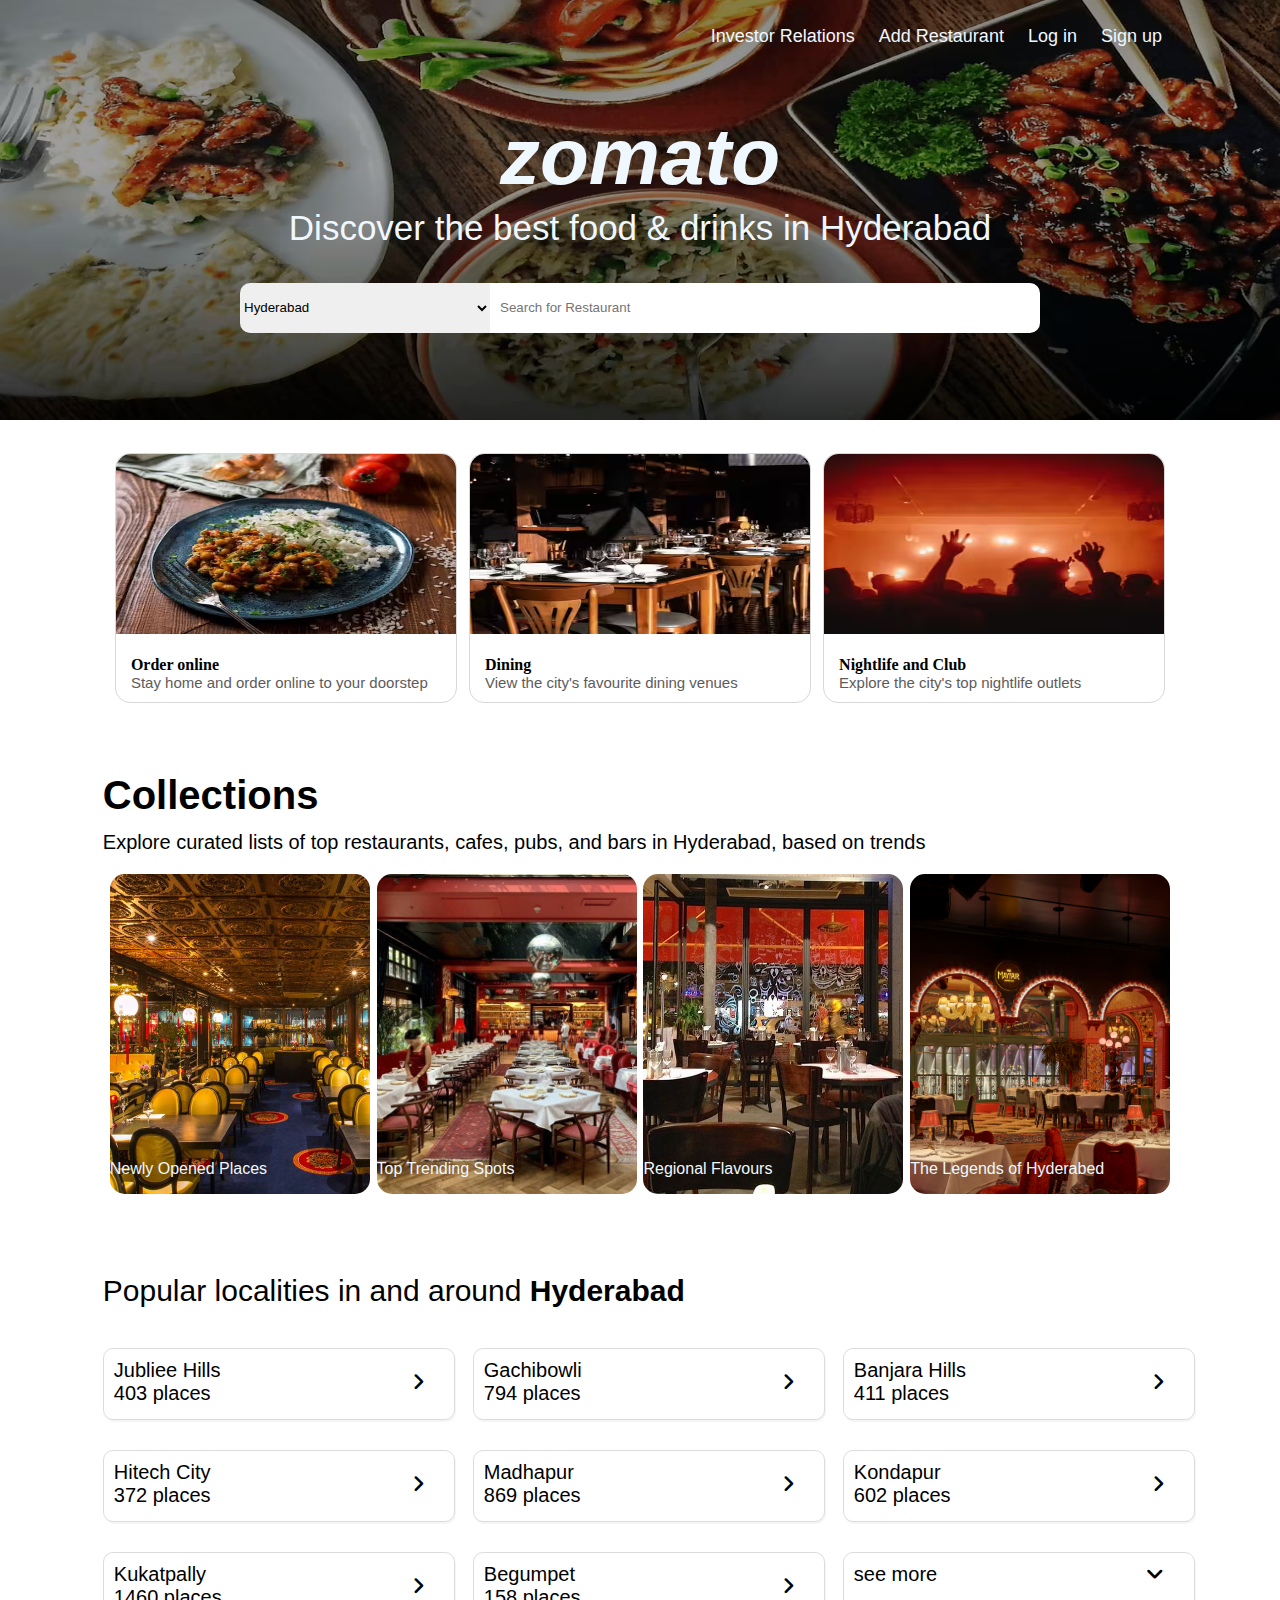
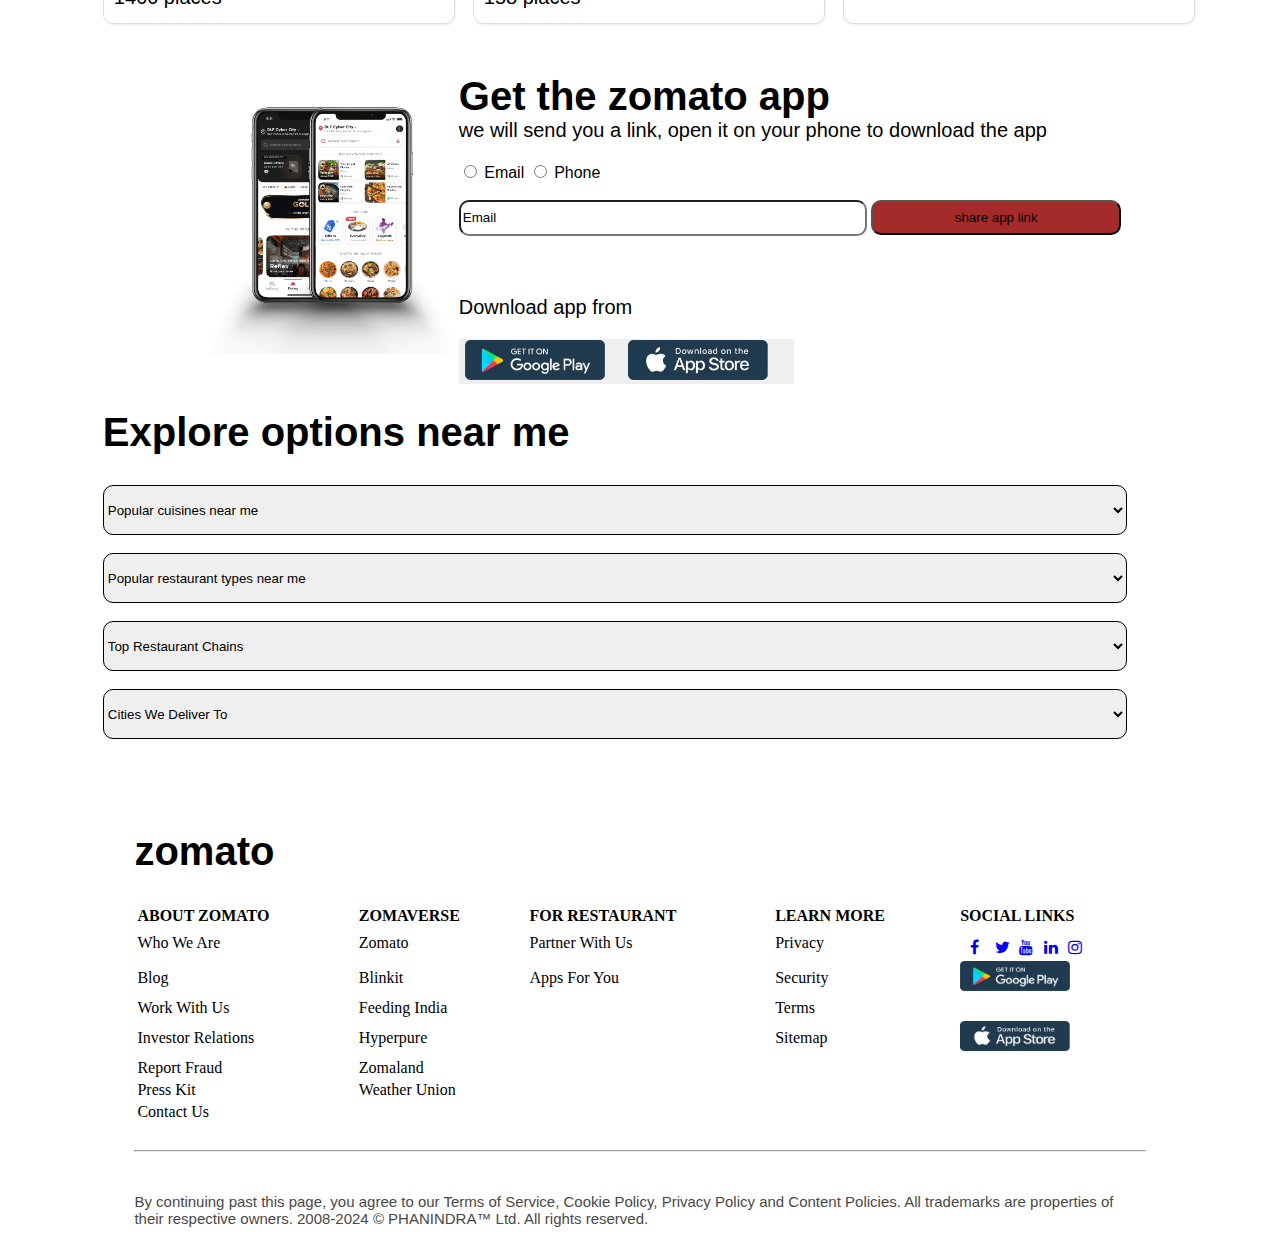
<file: index.html>
<!DOCTYPE html>
<html lang="en">
<head>
    <meta charset="UTF-8">
    <meta name="viewport" content="width=device-width, initial-scale=1.0">
    <title>Document</title>
    <link rel="stylesheet" href="style.css">
    <link rel="stylesheet" href="https://cdnjs.cloudflare.com/ajax/libs/font-awesome/6.6.0/css/all.min.css">
    <link rel="stylesheet" href="https://cdnjs.cloudflare.com/ajax/libs/font-awesome/4.7.0/css/font-awesome.min.css"/>
</head>
<body>
    <nav>
        <ul>
            <li><a href="#">Investor Relations</a></li>
            <li><a href="#">Add Restaurant</a></li>
            <li><a href="#">Log in </a></li>
            <li><a href="#">Sign up</a></li>
        </ul>
    </nav>
    <center>
        <h1><b><i>zomato</i></b></h1>
        <p>Discover the best food & drinks in Hyderabad</p>
        <form class="form1">
        <select name="location" id="lo">
            <option value="Hyderabad">Hyderabad</option>
            <option value="Hyderabad">Detect you location</option>
        </select>
        <input type="search" placeholder="Search for Restaurant">
        </form>
    </center>
    <div class="main">
        <div class="d1">
            <img src="img1.avif" alt=""><br><br>
            <strong>Order online</strong><br>
            <p>Stay home and order online to your doorstep</p>
        </div>
        <div class="d1">
            <img src="img2.avif" alt=""><br><br>
            <strong>Dining</strong><br>
            <p>View the city's favourite dining venues</p>
        </div>
        <div class="d1">
            <img src="img3.avif" alt=""><br><br>
            <strong>Nightlife and Club</strong><br>
            <p>Explore the city's top nightlife outlets</p>
        </div>
    </div>
    <div class="d2">
        <h1>Collections</h1><br>
        <p>Explore curated lists of top restaurants, cafes, pubs, and bars in Hyderabad, based on trends
        </p>
    </div>
    <div class="second">
        <div class="d3"><p>Newly Opened Places</p></div>
        <div class="d4"><p>Top Trending Spots</p></div>
        <div class="d5"><p>Regional Flavours</p></div>
        <div class="d6"><p>The Legends of Hyderabed</p></div>
    </div>
    <div class="main3">
        <p>Popular localities in and around <span><strong>Hyderabad</span></strong></p>
    </div>
    <div class="places">

        <div class="p1">
            <div><span>Jubliee Hills<br>403 places</span><i class="fas fa-angle-right"></i></div>
        </div>
        <div class="p1">
            <div><span>Gachibowli<br>794 places</span><i class="fas fa-angle-right"></i></div>
        </div>
        <div class="p1">
            <div><span>Banjara Hills<br>411 places</span><i class="fas fa-angle-right"></i></div>
        </div>
        <div class="p1">
            <div><span>Hitech City<br>372 places</span><i class="fas fa-angle-right"></i></div>
        </div>
        <div class="p1">
            <div><span>Madhapur<br>869 places</span><i class="fas fa-angle-right"></i></div>
        </div>

        <div class="p1">
            <div><span>Kondapur<br>602 places</span><i class="fas fa-angle-right"></i></div>
        </div>
        <div class="p1">
            <div><span>Kukatpally<br>1460 places</span><i class="fas fa-angle-right"></i></div>
        </div>
        <div class="p1">
            <div><span>Begumpet<br>158 places</span><i class="fas fa-angle-right"></i></div>
        </div>
        <div class="p1">
            <div><span>see more</span><i class="fas fa-angle-down"></i></div>
        </div>
    </div>
    <div class="main4">
        <div class="d7">
            <img src="mobile.avif" width="250" height="250">
        </div>
        <div class="d8">
            <h1>Get the zomato app</h1>
            <p>we will send you a link, open it on your phone to download the app</p>
            <form>
                <input type="radio" id="email" name="select1" value="Email">
                <label for="email">Email</label>
                <input type="radio" id="phone" name="select1" value="Phone">
                <label for="phone">Phone</label><br><br>
                <input type="email" value="Email">
                <input type="submit" value="share app link">
            </form>
            <div class="d9">
                <p>Download app from</p>
                <button>
                    <img src="googleplay.webp" width="140px" height="40px">
                    <img src="ios.webp" width="140px" height="40px">
                </button>
            </div>
        </div>
    </div>
    <div class="main5">
        <h1>Explore options near me</h1>
        <select>
            <option>Popular cuisines near me</option>
            <option>Bakery food near me</option>
            <option>Beverages food near me</option>
            <option>Biryani food near me</option>
            <option>Burger food near me</option>
            <option>Chinese food near me</option>
        </select>
        <br><br>
        <select>
            <option>Popular restaurant types near me</option>
            <option>Bakeries near me</option>
            <option>Bars near me</option>
            <option>Beverage Shops near me</option>
            <option>Bhojanalya near me</option>
            <option>Microbreweries near me</option>
        </select>
        <br><br>
        <select>
            <option>Top Restaurant Chains</option>
            <option>Bikanervala</option>
            <option>Burger King</option>
            <option>Burger Singh</option>
            <option>Domino's</option>
            <option>KFC</option>
        </select>
        <br><br>
        <select>
            <option>Cities We Deliver To</option>
            <option>Delhi NCR</option>
            <option>Kolkata</option>
            <option>Mumbai</option>
            <option>Bengaluru</option>
            <option>Hyderabad</option>
        </select>
    </div>
    <footer>
        <div class="footer1">
          <h1>zomato</h1>
          <table>
            <tr>
              <th><strong>ABOUT ZOMATO</strong></th>
              <th><strong>ZOMAVERSE</strong></th>
              <th><strong>FOR RESTAURANT</strong></th>
              <th><strong>LEARN MORE</strong></th>
              <th><strong>SOCIAL LINKS</strong></th>
            </tr>
            <tr>
              <td>Who We Are</td>
              <td>Zomato</td>
              <td>Partner With Us</td>
              <td>Privacy</td>
              <td>
                <a href="#" class="fa fa-facebook"></a>
                <a href="#" class="fa fa-twitter"></a>
                <a href="#" class="fa fa-youtube"></a>
                <a href="#" class="fa fa-linkedin"></a>
                <a href="#" class="fa fa-instagram"></a>
              </td>
            </tr>
            <tr>
              <td>Blog</td>
              <td>Blinkit</td>
              <td>Apps For You</td>
              <td>Security</td>
              <td><img src="googleplay.webp" width="110px" height="30px" /></td>
            </tr>
            <tr>
              <td>Work With Us</td>
              <td>Feeding India</td>
              <td></td>
              <td>Terms</td>
            </tr>
            <tr>
              <td>Investor Relations</td>
              <td>Hyperpure</td>
              <td></td>
              <td>Sitemap</td>
              <td><img src="ios.webp" width="110px" height="30px" /></td>
            </tr>
            <tr>
              <td>Report Fraud</td>
              <td>Zomaland</td>
              <td></td>
              <td></td>
            </tr>
            <tr>
              <td>Press Kit</td>
              <td>Weather Union</td>
              <td></td>
              <td></td>
            </tr>
            <tr>
              <td>Contact Us</td>
              <td></td>
              <td></td>
              <td></td>
            </tr>
          </table>
          <br />
          <hr />
          <br />
        </div>
        <div class="footer2">
          <p>
            By continuing past this page, you agree to our Terms of Service,
            Cookie Policy, Privacy Policy and Content Policies. All trademarks are
            properties of their respective owners. 2008-2024 © PHANINDRA™ Ltd. All
            rights reserved.
          </p>
        </div>
      </footer>
</body>
</html>
</file>
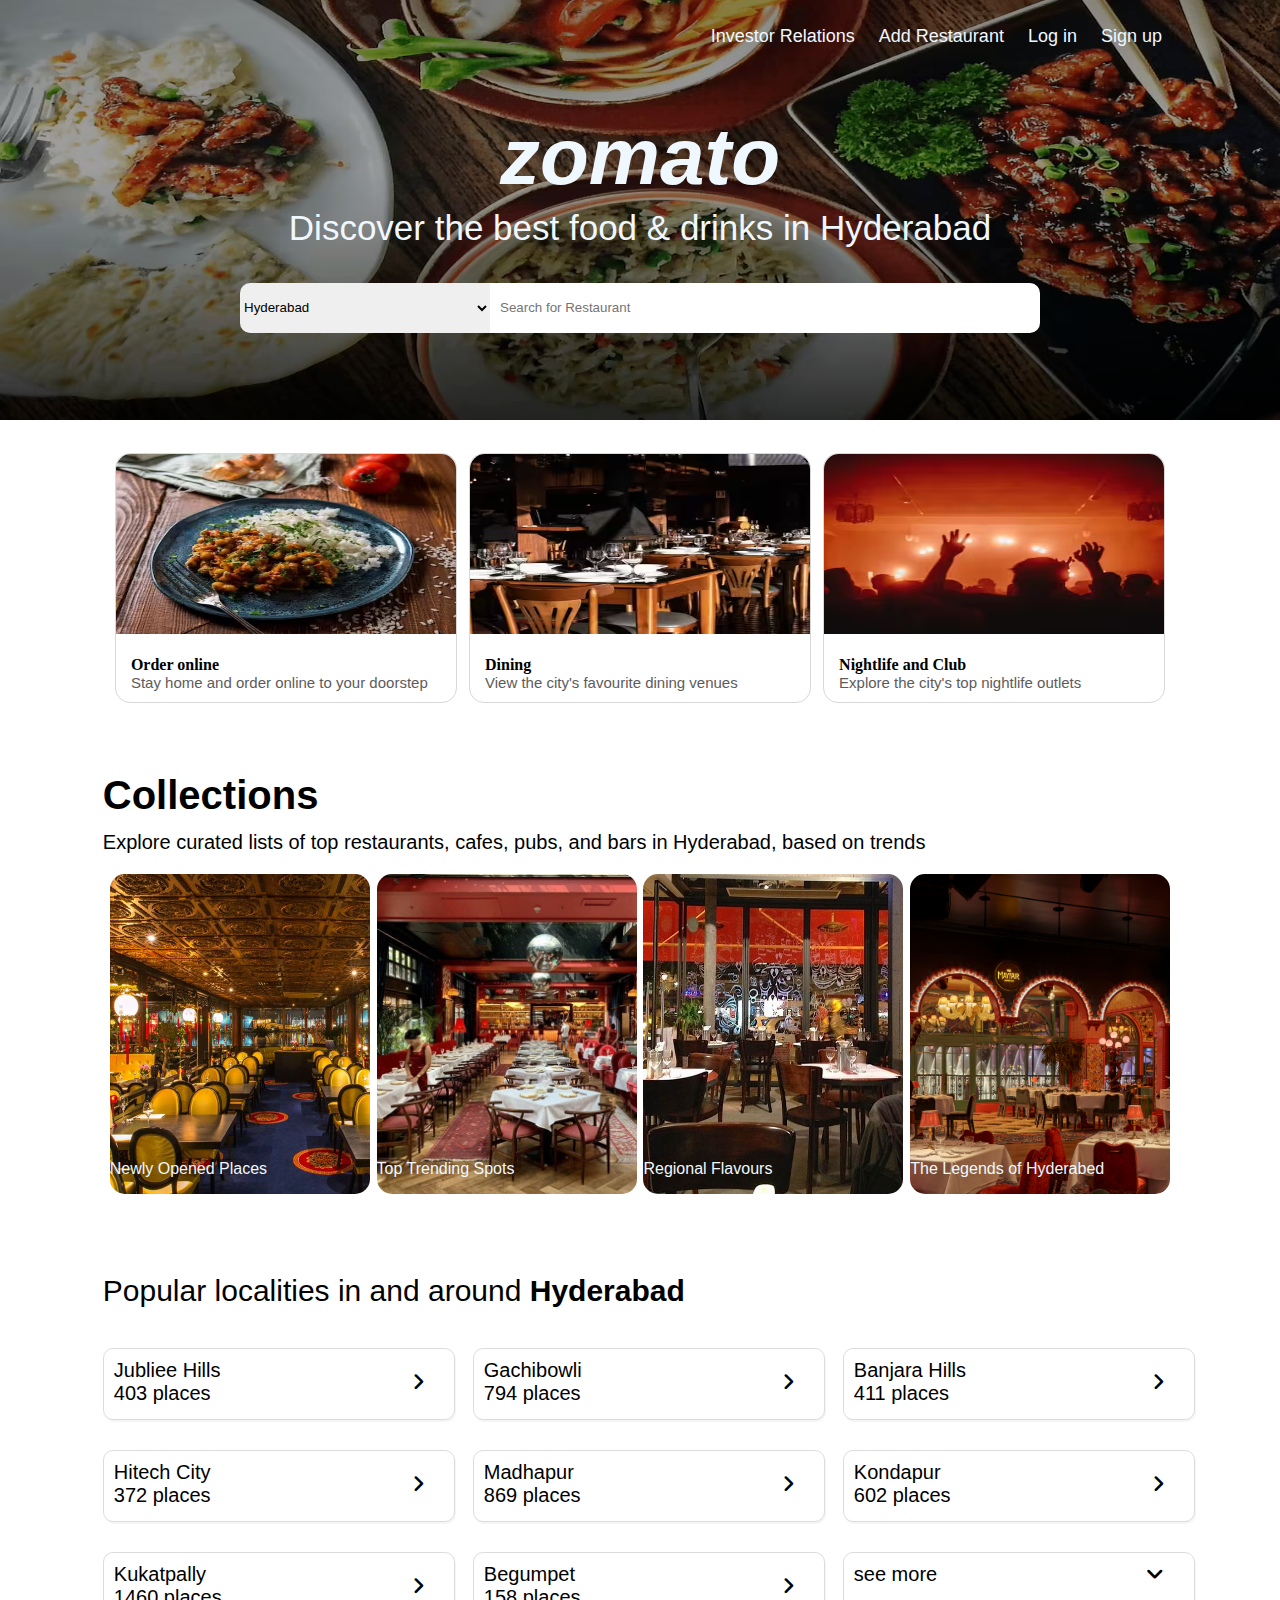
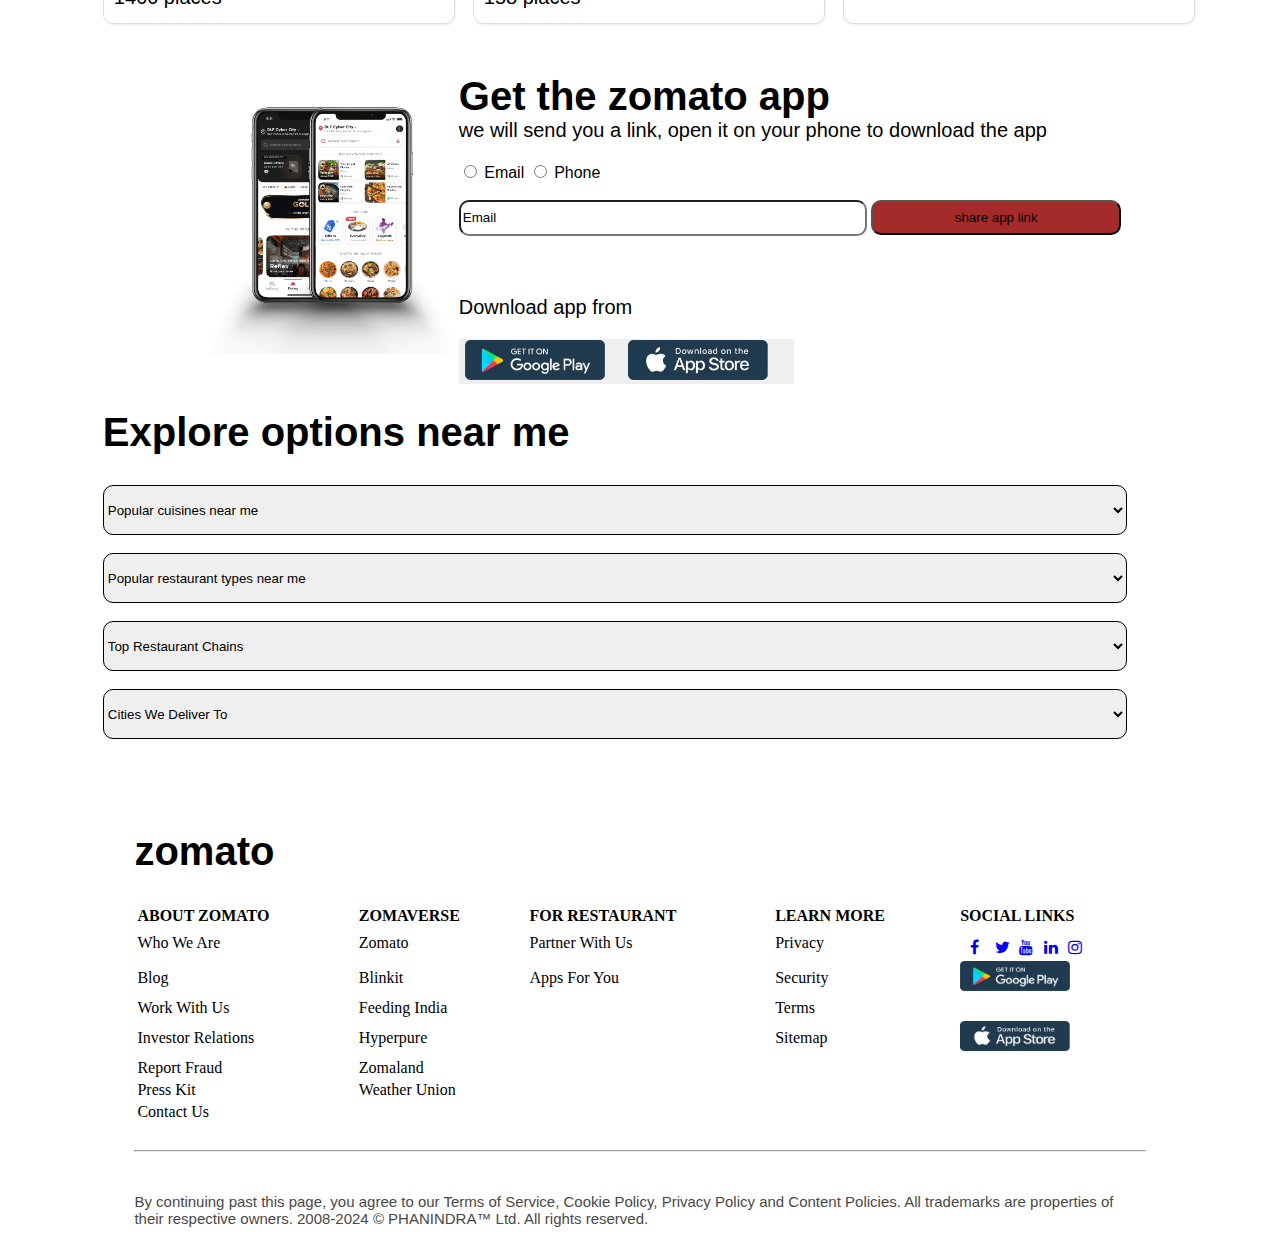
<file: idex.html>
<!DOCTYPE html>
<html lang="en">
<head>
    <meta charset="UTF-8">
    <meta name="viewport" content="width=device-width, initial-scale=1.0">
    <title>Document</title>
    <link rel="stylesheet" href="style.css">
    <link rel="stylesheet" href="https://cdnjs.cloudflare.com/ajax/libs/font-awesome/6.6.0/css/all.min.css">
    <link rel="stylesheet" href="https://cdnjs.cloudflare.com/ajax/libs/font-awesome/4.7.0/css/font-awesome.min.css"/>
</head>
<body>
    <nav>
        <ul>
            <li><a href="#">Investor Relations</a></li>
            <li><a href="#">Add Restaurant</a></li>
            <li><a href="#">Log in </a></li>
            <li><a href="#">Sign up</a></li>
        </ul>
    </nav>
    <center>
        <h1><b><i>zomato</i></b></h1>
        <p>Discover the best food & drinks in Hyderabad</p>
        <form class="form1">
        <select name="location" id="lo">
            <option value="Hyderabad">Hyderabad</option>
            <option value="Hyderabad">Detect you location</option>
        </select>
        <input type="search" placeholder="Search for Restaurant">
        </form>
    </center>
    <div class="main">
        <div class="d1">
            <img src="img1.avif" alt=""><br><br>
            <strong>Order online</strong><br>
            <p>Stay home and order online to your doorstep</p>
        </div>
        <div class="d1">
            <img src="img2.avif" alt=""><br><br>
            <strong>Dining</strong><br>
            <p>View the city's favourite dining venues</p>
        </div>
        <div class="d1">
            <img src="img3.avif" alt=""><br><br>
            <strong>Nightlife and Club</strong><br>
            <p>Explore the city's top nightlife outlets</p>
        </div>
    </div>
    <div class="d2">
        <h1>Collections</h1><br>
        <p>Explore curated lists of top restaurants, cafes, pubs, and bars in Hyderabad, based on trends
        </p>
    </div>
    <div class="second">
        <div class="d3"><p>Newly Opened Places</p></div>
        <div class="d4"><p>Top Trending Spots</p></div>
        <div class="d5"><p>Regional Flavours</p></div>
        <div class="d6"><p>The Legends of Hyderabed</p></div>
    </div>
    <div class="main3">
        <p>Popular localities in and around <span><strong>Hyderabad</span></strong></p>
    </div>
    <div class="places">

        <div class="p1">
            <div><span>Jubliee Hills<br>403 places</span><i class="fas fa-angle-right"></i></div>
        </div>
        <div class="p1">
            <div><span>Gachibowli<br>794 places</span><i class="fas fa-angle-right"></i></div>
        </div>
        <div class="p1">
            <div><span>Banjara Hills<br>411 places</span><i class="fas fa-angle-right"></i></div>
        </div>
        <div class="p1">
            <div><span>Hitech City<br>372 places</span><i class="fas fa-angle-right"></i></div>
        </div>
        <div class="p1">
            <div><span>Madhapur<br>869 places</span><i class="fas fa-angle-right"></i></div>
        </div>

        <div class="p1">
            <div><span>Kondapur<br>602 places</span><i class="fas fa-angle-right"></i></div>
        </div>
        <div class="p1">
            <div><span>Kukatpally<br>1460 places</span><i class="fas fa-angle-right"></i></div>
        </div>
        <div class="p1">
            <div><span>Begumpet<br>158 places</span><i class="fas fa-angle-right"></i></div>
        </div>
        <div class="p1">
            <div><span>see more</span><i class="fas fa-angle-down"></i></div>
        </div>
    </div>
    <div class="main4">
        <div class="d7">
            <img src="mobile.avif" width="250" height="250">
        </div>
        <div class="d8">
            <h1>Get the zomato app</h1>
            <p>we will send you a link, open it on your phone to download the app</p>
            <form>
                <input type="radio" id="email" name="select1" value="Email">
                <label for="email">Email</label>
                <input type="radio" id="phone" name="select1" value="Phone">
                <label for="phone">Phone</label><br><br>
                <input type="email" value="Email">
                <input type="submit" value="share app link">
            </form>
            <div class="d9">
                <p>Download app from</p>
                <button>
                    <img src="googleplay.webp" width="140px" height="40px">
                    <img src="ios.webp" width="140px" height="40px">
                </button>
            </div>
        </div>
    </div>
    <div class="main5">
        <h1>Explore options near me</h1>
        <select>
            <option>Popular cuisines near me</option>
            <option>Bakery food near me</option>
            <option>Beverages food near me</option>
            <option>Biryani food near me</option>
            <option>Burger food near me</option>
            <option>Chinese food near me</option>
        </select>
        <br><br>
        <select>
            <option>Popular restaurant types near me</option>
            <option>Bakeries near me</option>
            <option>Bars near me</option>
            <option>Beverage Shops near me</option>
            <option>Bhojanalya near me</option>
            <option>Microbreweries near me</option>
        </select>
        <br><br>
        <select>
            <option>Top Restaurant Chains</option>
            <option>Bikanervala</option>
            <option>Burger King</option>
            <option>Burger Singh</option>
            <option>Domino's</option>
            <option>KFC</option>
        </select>
        <br><br>
        <select>
            <option>Cities We Deliver To</option>
            <option>Delhi NCR</option>
            <option>Kolkata</option>
            <option>Mumbai</option>
            <option>Bengaluru</option>
            <option>Hyderabad</option>
        </select>
    </div>
    <footer>
        <div class="footer1">
          <h1>zomato</h1>
          <table>
            <tr>
              <th><strong>ABOUT ZOMATO</strong></th>
              <th><strong>ZOMAVERSE</strong></th>
              <th><strong>FOR RESTAURANT</strong></th>
              <th><strong>LEARN MORE</strong></th>
              <th><strong>SOCIAL LINKS</strong></th>
            </tr>
            <tr>
              <td>Who We Are</td>
              <td>Zomato</td>
              <td>Partner With Us</td>
              <td>Privacy</td>
              <td>
                <a href="#" class="fa fa-facebook"></a>
                <a href="#" class="fa fa-twitter"></a>
                <a href="#" class="fa fa-youtube"></a>
                <a href="#" class="fa fa-linkedin"></a>
                <a href="#" class="fa fa-instagram"></a>
              </td>
            </tr>
            <tr>
              <td>Blog</td>
              <td>Blinkit</td>
              <td>Apps For You</td>
              <td>Security</td>
              <td><img src="googleplay.webp" width="110px" height="30px" /></td>
            </tr>
            <tr>
              <td>Work With Us</td>
              <td>Feeding India</td>
              <td></td>
              <td>Terms</td>
            </tr>
            <tr>
              <td>Investor Relations</td>
              <td>Hyperpure</td>
              <td></td>
              <td>Sitemap</td>
              <td><img src="ios.webp" width="110px" height="30px" /></td>
            </tr>
            <tr>
              <td>Report Fraud</td>
              <td>Zomaland</td>
              <td></td>
              <td></td>
            </tr>
            <tr>
              <td>Press Kit</td>
              <td>Weather Union</td>
              <td></td>
              <td></td>
            </tr>
            <tr>
              <td>Contact Us</td>
              <td></td>
              <td></td>
              <td></td>
            </tr>
          </table>
          <br />
          <hr />
          <br />
        </div>
        <div class="footer2">
          <p>
            By continuing past this page, you agree to our Terms of Service,
            Cookie Policy, Privacy Policy and Content Policies. All trademarks are
            properties of their respective owners. 2008-2024 © PHANINDRA™ Ltd. All
            rights reserved.
          </p>
        </div>
      </footer>
</body>
</html>
</file>
<file: style.css>
body{
    background-image:url("cover\ page\ image.png");
    background-repeat: no-repeat;
    background-size: 1400px 420px;
}
nav ul{
    text-align: end;
    padding-right: 100px;
}
nav ul li{
    list-style: none;
    display: inline-block;
    padding: 10px;
}
nav ul li a{
    color: aliceblue;
    text-decoration: none;
    font-family: Arial, Helvetica, sans-serif;
    font-size: large;
}
h1{
    color: aliceblue;
    font-size: 80px;
    font-family: Verdana, Geneva, Tahoma, sans-serif, italic;
    margin-bottom: -30px;
}
p{
    color: aliceblue;
    font-size: 35px;
    font-family: 'Lucida Sans', 'Lucida Sans Regular', 'Lucida Grande', 'Lucida Sans Unicode', Geneva, Verdana, sans-serif;
}
input[type="search"]{
    padding: 10px;
    width: 550px;
    border-top-right-radius: 10px;
    border-bottom-right-radius: 10px ;
}
select{
    padding: 0;
    width: 250px;
    height: 50px;
    border-top-left-radius: 10px;
    border-bottom-left-radius: 10px ;
}
select, input[type="search"]{
    display: inline-block;
    margin: 0;
    border: none;
}
.form1{
    display: flex;
    justify-content: center;
    padding-bottom: 120px;
}
.d1 strong{
    color: black;
    padding-left: 15px;
}
.d1 p{
    color: rgb(94, 91, 91);
    font-size:15px;
    display: inline;
    font-family: Arial, Helvetica, sans-serif;
    padding-left: 15px;
}
.main{
    display: flex;
    justify-content: space-evenly;
    width: 85%;
    margin: auto;
}
.d1 img{
    border-radius: 15px 15px 0px 0px;
    width:340px;
    height: 180px;
}
.d1:hover{
    transform:scale(1.05);
}
.d1{
    border: solid rgb(218, 215, 215) 1px;
    border-radius: 15px;
    padding-bottom: 10px;
    transition: transform 0.5s ease;
}
.d2 h1{
    padding-top: 70px;
    color: black;
    font-size: 40px;
    width:85%;
    height: 40px;
    margin: auto;
    font-family: 'Segoe UI', Tahoma, Geneva, Verdana, sans-serif;
}
.d2 p{
    padding-bottom: 20px;
    font-family: 'Segoe UI', Tahoma, Geneva, Verdana, sans-serif;
    color: black;
    font-size: 20px;
    width:85%;
    margin: auto;
}
.second{
    width:85%;
    margin: auto;
    display: flex;
    justify-content: space-evenly;
    flex: gap 10px 10px;
}
.d3{
    background-image: url("second1.jpg");
    background-size: cover;
    width: 260px;
    height: 320px;
    display: flex;
    flex-direction: column;
    justify-content: flex-end;
    border-radius: 15px;
    background-color: rgb(234, 240, 239);
}
.d3 p,.d4 p,.d5 p,.d6 p{
    color: aliceblue;
    font-size: medium;
}
.d4{
    background-image: url("second2.jpg");
    background-size: cover;
    width: 260px;
    height: 320px;
    display: flex;
    flex-direction: column;
    justify-content: flex-end;
    border-radius: 15px;
}
.d5{
    background-image: url("second3.jfif");
    background-size: cover;
    width: 260px;
    height: 320px;
    display: flex;
    flex-direction: column;
    justify-content: flex-end;
    border-radius: 15px;
}
.d6{
    background-image: url("second4.jpg");
    background-size: cover;
    width: 260px;
    height: 320px;
    display: flex;
    flex-direction: column;
    justify-content: flex-end;
    border-radius: 15px;
}
.main3 p{
    color: black;
    font-size: 30px;
    font-family:'Segoe UI', Tahoma, Geneva, Verdana, sans-serif;
    padding-bottom: 10px;
}
.main3{
    padding-top: 50px;
    width: 85%;
    margin: auto;
}
.places{
    display: grid;
    width: 85%;
    margin: auto;
    justify-content: space-evenly;
    grid-column-gap: 20px;
    grid-row-gap: 30px;
    grid-template-columns: 350px 350px 350px;
    grid-template-rows: auto;
}
.p1{
    border:1px solid rgba(0, 0, 0, 0.137);
    box-shadow: 1px 2px whitesmoke;
    width:350px;
    height:30px;
    border-radius: 10px;
    padding-bottom:40px;
}
.p1 div{
    display: flex;
    justify-content: space-between;
    align-items:center;
    margin:10px;
    font-size: 20px;
    overflow: hidden;
    padding-right: 20px;
}
.p1 div span{
    color: black;
    font-size: 20px;
    font-family:'Segoe UI', Tahoma, Geneva, Verdana, sans-serif;
}
.main4{
    width: 85%;
    margin: auto;
    justify-content: center;
    display: flex;
    padding-top: 80px;
    font-family: 'Segoe UI', Tahoma, Geneva, Verdana, sans-serif;
}
.d7{
    padding-left: 50px;
}
.d8 h1{
    margin-top: -30px;
    font-size: 40px;
    color: black;
    padding-bottom: 10px;
}
.d8 p{
    font-size: 20px;
    color: black;
}
.d8 input[type="email"]{
    width: 400px;
    height: 30px;
    border-radius: 10px;
}
.d8 input[type="submit"]{
    width: 250px;
    height: 35px;
    background-color: brown;
    border-radius: 10px;
}
.d9{
    margin-top: 60px;
}
.d9 button{
    border: none;
}
.d9 img {
    padding-right: 20px ;
}
.main5{
    width: 85%;
    margin: auto;
}
.main5 h1{
    color: black;
    font-size: 40px;
}
.main5 select{
    position: relative;
    transform: translateY(60px);
    width: 80vw;
    border: solid black 1px;
    border-radius: 10px;
}
footer {
  width: 80%;
  margin: auto;
  margin-top: 150px;
}
.footer1 h1 {
  font-size: 40px;
  color: black;
  margin-bottom: 30px;
}
.footer1 table {
  width: 80vw;
  text-align: left;
}
.fa {
  padding: 10px;
  font-size: 3px;
  width: 0.5px;
  height: 0.5px;
  text-align: center;
  text-decoration: none;
}
.fa:hover {
  opacity: 0.7;
}
.footer2 p{
    color: rgb(73, 72, 72);
    font-size: 15px;
}
</file>
